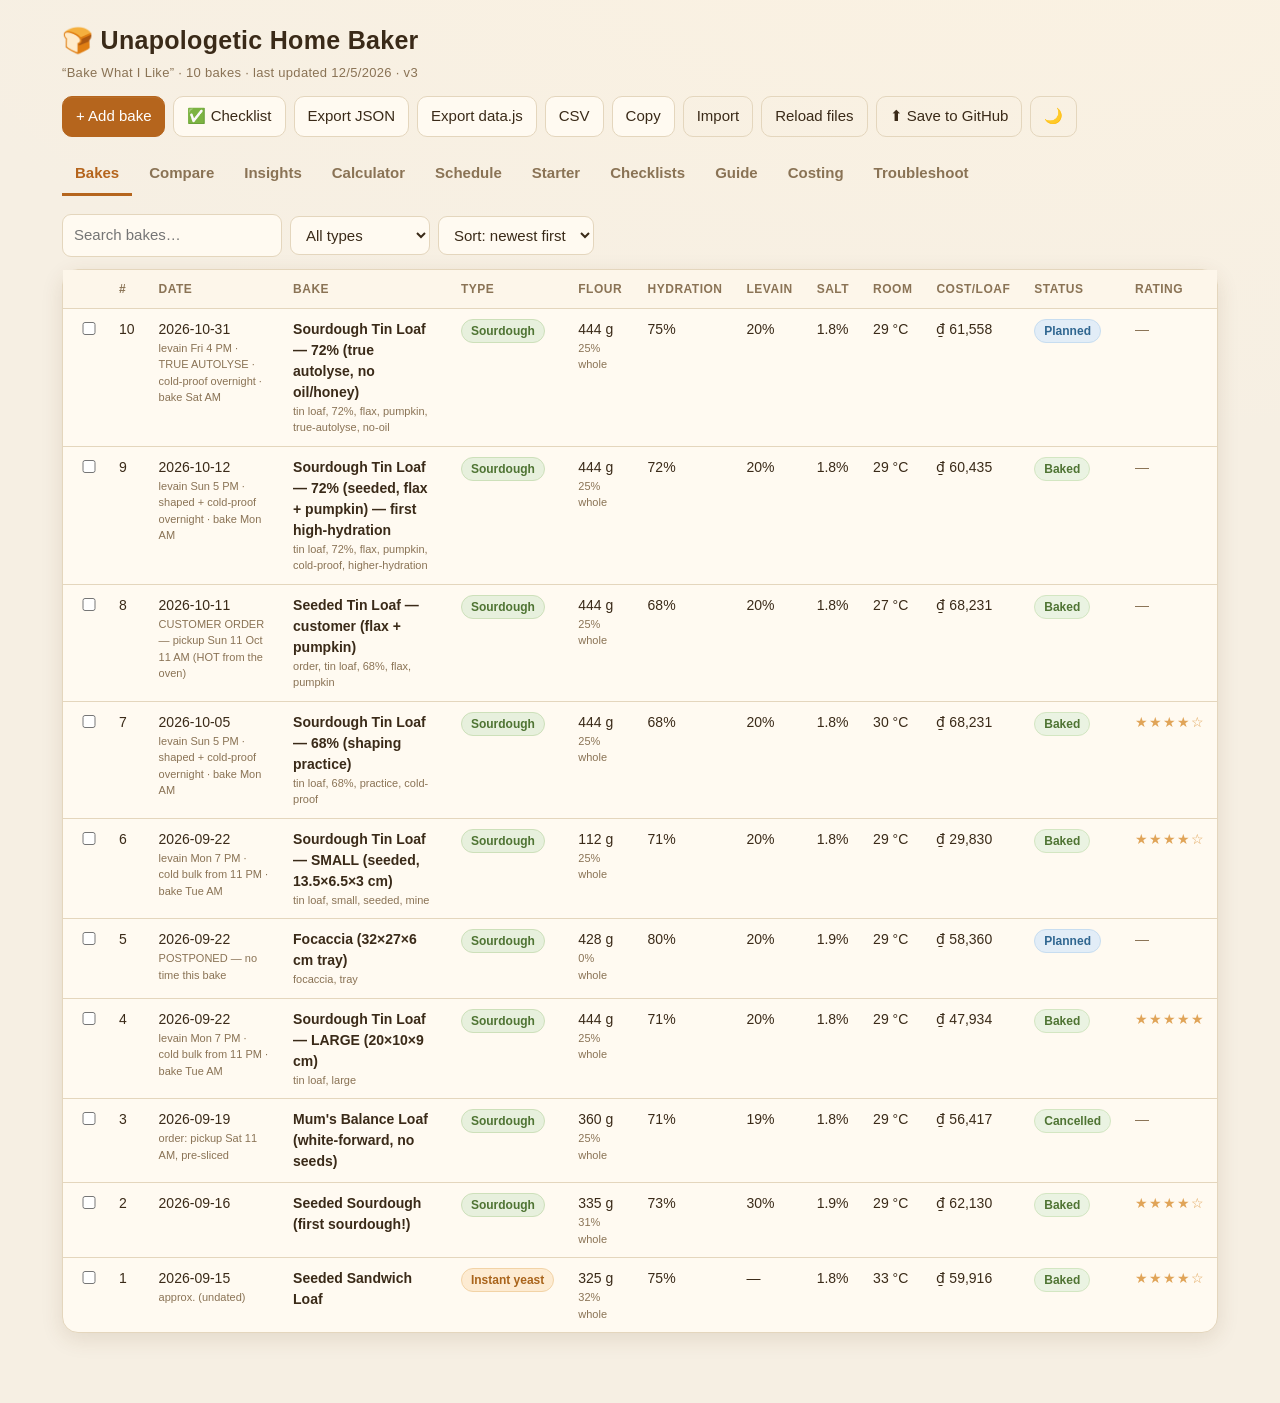
<file: index.html>
<!doctype html>
<html lang="en">
<head>
<meta charset="utf-8">
<meta name="viewport" content="width=device-width, initial-scale=1">
<meta name="theme-color" content="#b5651d">
<link rel="manifest" href="manifest.json">
<link rel="apple-touch-icon" href="icon.svg">
<link rel="stylesheet" href="styles.css">
<title>🍞 Unapologetic Home Baker — Bread Diary</title>
</head>
<body>
<header class="top">
  <div class="toprow">
    <div>
      <h1>🍞 Unapologetic Home Baker <small>“Bake What I Like” · <span id="count">0</span> bakes · last updated <span id="updated">—</span> · v3</small></h1>
    </div>
    <div class="toolbar">
      <button class="primary edit-only" onclick="openForm()">+ Add bake</button>
      <button onclick="location.href='checklist.html'">✅ Checklist</button>
      <button onclick="exportJSON()">Export JSON</button>
      <button onclick="exportDataJs()">Export data.js</button>
      <button onclick="exportCSV()">CSV</button>
      <button onclick="copyClipboard()">Copy</button>
      <button class="ghost edit-only" onclick="document.getElementById('importFile').click()">Import</button>
      <button class="ghost edit-only" onclick="reloadFromFile()">Reload files</button>
      <button class="ghost edit-only" onclick="saveToGitHub()">⬆ Save to GitHub</button>
      <button class="ghost" onclick="toggleDark()" id="darkBtn" title="Toggle dark mode">🌙</button>
      <input type="file" id="importFile" accept=".json,.js" style="display:none" onchange="importFile(event)">
    </div>
  </div>
</header>

<nav class="tabs noprint" id="tabs">
  <button data-tab="bakes" class="active" onclick="showTab('bakes')">Bakes</button>
  <button data-tab="compare" onclick="showTab('compare')">Compare</button>
  <button data-tab="insights" onclick="showTab('insights')">Insights</button>
  <button data-tab="calculator" onclick="showTab('calculator')">Calculator</button>
  <button data-tab="schedule" onclick="showTab('schedule')">Schedule</button>
  <button data-tab="starter" onclick="showTab('starter')">Starter</button>
  <button data-tab="checklists" onclick="showTab('checklists')">Checklists</button>
  <button data-tab="guide" onclick="showTab('guide')">Guide</button>
  <button data-tab="costing" onclick="showTab('costing')">Costing</button>
  <button data-tab="troubleshoot" onclick="showTab('troubleshoot')">Troubleshoot</button>
</nav>

<main>
  <!-- BAKES -->
  <section class="view active" id="view-bakes">
    <div class="toolbar2 noprint">
      <input id="search" placeholder="Search bakes…" oninput="renderTable()" style="min-width:220px">
      <select id="filterType" onchange="renderTable()">
        <option value="">All types</option><option>Instant yeast</option><option>Sourdough</option><option>Hybrid</option>
      </select>
      <select id="filterSort" onchange="renderTable()">
        <option value="num">Sort: newest first</option>
        <option value="rating">Sort: rating</option>
        <option value="hydration">Sort: hydration</option>
        <option value="cost">Sort: cost/loaf</option>
      </select>
    </div>
    <div class="card">
      <div class="wrap-scroll">
        <table>
          <thead>
            <tr>
              <th style="width:34px"></th><th>#</th><th>Date</th><th>Bake</th><th>Type</th>
              <th>Flour</th><th>Hydration</th><th>Levain</th><th>Salt</th><th>Room</th>
              <th>Cost/loaf</th><th>Status</th><th>Rating</th>
            </tr>
          </thead>
          <tbody id="tbody"></tbody>
        </table>
      </div>
      <div id="emptyState" class="empty" style="display:none">No bakes yet. Click <b>+ Add bake</b> to log your first loaf.</div>
    </div>
    <div id="compareBar" style="margin-top:16px;display:none" class="noprint">
      <button class="primary" onclick="openCompare()">Compare selected</button>
      <span class="muted" id="selCount" style="margin-left:10px"></span>
    </div>
  </section>

  <!-- COMPARE -->
  <section class="view" id="view-compare">
    <div class="section-title">Select bakes to compare</div>
    <div id="cmpPick" class="metric-chips"></div>
    <div id="cmpOut" class="card pad" style="margin-top:8px"></div>
  </section>

  <!-- INSIGHTS -->
  <section class="view" id="view-insights">
    <div class="grid cards4" id="insKpis" style="margin-bottom:14px"></div>
    <div class="grid cards2">
      <div class="card pad"><div class="section-title">Rating by bake</div><div id="chartRating"></div></div>
      <div class="card pad"><div class="section-title">Hydration vs rating</div><div id="chartScatter"></div></div>
    </div>
    <div class="grid cards2" style="margin-top:14px">
      <div class="card pad"><div class="section-title">Cost per loaf</div><div id="chartCost"></div></div>
      <div class="card pad"><div class="section-title">Scorecard averages</div><div id="chartScore"></div></div>
    </div>
  </section>

  <!-- CALCULATOR -->
  <section class="view" id="view-calculator">
    <div class="card pad">
      <div class="section-title">Baker's % calculator & recipe scaler</div>
      <p class="help">Enter a starting recipe in grams. See baker's percentages, then scale to a target total dough weight or number of loaves.</p>
      <div class="grid cards2">
        <div>
          <div class="row2">
            <div><label class="f">Scale to</label><select id="scaleMode" onchange="recalc()">
              <option value="dough">Target dough weight (g)</option>
              <option value="loaves">Number of loaves</option>
            </select></div>
            <div><label class="f" id="scaleValLbl">Target weight (g)</label><input id="scaleVal" type="number" value="900" oninput="recalc()"></div>
          </div>
          <div class="row2">
            <div><label class="f">Loaf weight (g)</label><input id="loafW" type="number" value="900" oninput="recalc()"></div>
            <div><label class="f">Numbers of loaves</label><input id="loafN" type="number" value="1" oninput="recalc()"></div>
          </div>
          <div class="section-title" style="margin-top:18px">Recipe (grams)</div>
          <div id="calcInputs" class="row3"></div>
        </div>
        <div>
          <div class="section-title" style="margin-top:0">Baker's percentages</div>
          <div class="card pad" id="calcPct"></div>
          <div class="section-title">Scaled recipe</div>
          <div class="card pad" id="calcScaled"></div>
          <p class="help" id="calcNote"></p>
        </div>
      </div>
    </div>
  </section>

  <!-- SCHEDULE -->
  <section class="view" id="view-schedule">
    <div class="card pad">
      <div class="section-title">Bake schedule generator</div>
      <p class="help">Set your start time and kitchen temperature. Durations adjust for warmth (warmer = faster). Tweak any step and the timeline re-flows.</p>
      <div class="row4" style="margin-bottom:12px">
        <div><label class="f">Start (mix levain)</label><input id="schedStart" type="time" value="12:00" oninput="recalcSchedule()"></div>
        <div><label class="f">Ambient temp (°C)</label><input id="schedTemp" type="number" value="29" oninput="applySchedDefaults();recalcSchedule()"></div>
        <div><label class="f">Cold retard (hrs)</label><input id="schedRetard" type="number" value="10" oninput="recalcSchedule()"></div>
        <div><label class="f">Bake @</label><input id="schedBakeTemp" type="number" value="210" oninput="recalcSchedule()"></div>
      </div>
      <div class="toolbar2"><button onclick="applySchedDefaults();recalcSchedule()">Reset to temp-based defaults</button></div>
      <div class="wrap-scroll"><table><thead><tr><th>Step</th><th>Duration</th><th>Clock</th></tr></thead><tbody id="schedBody"></tbody></table></div>
    </div>
  </section>

  <!-- STARTER -->
  <section class="view" id="view-starter">
    <div class="section-title">Starter feeding log</div>
    <div class="toolbar2"><button class="primary" onclick="openStarterForm()">+ Log feeding</button></div>
    <div class="card pad"><div id="starterList" class="starter-list"></div></div>
    <p class="help">Track ratio, temperature and rise to learn what makes your starter peak fastest.</p>
  </section>

  <!-- COSTING -->
  <section class="view" id="view-costing">
    <div class="section-title">Ingredient prices (per kg)</div>
    <div class="card pad">
      <div class="toolbar2">
        <div><label class="f">Currency</label><input id="setCurrency" style="width:90px" oninput="saveSettings()"></div>
        <div><label class="f">Decimals</label><input id="setDecimals" type="number" min="0" max="3" style="width:90px" oninput="saveSettings()"></div>
        <div><label class="f">Energy / bake</label><input id="setEnergy" type="number" step="0.01" style="width:110px" oninput="saveSettings()"></div>
        <div><label class="f">Packaging / loaf</label><input id="setPack" type="number" step="0.01" style="width:120px" oninput="saveSettings()"></div>
        <div><label class="f">Labour rate / hr</label><input id="setRate" type="number" step="0.01" style="width:120px" oninput="saveSettings()"></div>
        <div><label class="f">Labour hrs / bake</label><input id="setHours" type="number" step="0.1" style="width:120px" oninput="saveSettings()"></div>
      </div>
      <div class="prices"><table><thead><tr><th>Ingredient</th><th>Price / kg</th></tr></thead><tbody id="priceBody"></tbody></table></div>
      <p class="help">Prices are saved in your browser and can be exported with the diary.</p>
    </div>
    <div class="section-title">Cost per bake</div>
    <div class="card pad"><div class="toolbar2">
      <select id="costPick" onchange="renderCostDetail()" style="min-width:240px"></select>
      <label class="help" style="margin:0"><input type="checkbox" id="costIncludeLabor" style="width:auto" onchange="renderCostDetail()"> include labour</label>
    </div><div id="costDetail"></div></div>
  </section>

  <!-- CHECKLISTS -->
  <section class="view" id="view-checklists">
    <p class="help" style="margin-top:0">Reusable checklists — ticks save in this browser. Each bake also has its own auto-generated checklist (open a bake → <b>Checklist</b>).</p>
    <div id="checklistTemplates"></div>
  </section>

  <!-- GUIDE -->
  <section class="view" id="view-guide">
    <div class="card pad">
      <div class="section-title">Hydration % — the science</div>
      <p><b>Hydration % = water ÷ flour × 100</b> (flour is always 100%; this is a <i>baker's percentage</i>). It includes the water in your levain — e.g. 100 g of a 100%-hydration levain adds ~50 g water + 50 g flour to the totals.</p>
      <p>Water <b>(1)</b> hydrates the gluten proteins (glutenin + gliadin) → more water = stretchier but weaker gluten; <b>(2)</b> hydrates starch → sets the crumb at bake; <b>(3)</b> feeds fermentation and creates <b>steam</b> in the oven → oven spring + crisper crust. More water also makes the dough more fluid, so gas pockets <b>merge into bigger holes</b> → an open, lacy crumb.</p>
      <p class="help">Higher hydration is <b>not</b> "better" — it's a trade-off. Lower = easier, tighter crumb. Higher = airier, harder.</p>
    </div>

    <div class="card pad" style="margin-top:14px">
      <div class="section-title">The trade-off</div>
      <div class="wrap-scroll"><table>
        <thead><tr><th></th><th>Low (~60–68%)</th><th>High (~75–85%+)</th></tr></thead>
        <tbody>
          <tr><td><b>Crumb</b></td><td>Tight, even, soft</td><td>Open, airy, big holes</td></tr>
          <tr><td><b>Handling</b></td><td>Easy, clean, holds shape</td><td>Wet, sticky, slack</td></tr>
          <tr><td><b>Gluten</b></td><td>Firm, strong</td><td>Extensible but weak</td></tr>
          <tr><td><b>Rise</b></td><td>Reliable</td><td>Needs strength or spreads flat</td></tr>
          <tr><td><b>Crust</b></td><td>Thicker, softer</td><td>Thinner, crisper</td></tr>
          <tr><td><b>Risk</b></td><td>Dense / dry</td><td>Flat / gummy / hard to shape</td></tr>
          <tr><td><b>Skill</b></td><td>Beginner ✅</td><td>Advanced</td></tr>
          <tr><td><b>Examples</b></td><td>Bagels, sandwich, pan loaves, pizza</td><td>Ciabatta, focaccia, open sourdough, baguette</td></tr>
        </tbody>
      </table></div>
    </div>

    <div class="card pad" style="margin-top:14px">
      <div class="section-title">What changes the "real" feel</div>
      <ul>
        <li><b>Whole grain</b> absorbs far more water → a 70% wholemeal dough handles like ~65% white. <i>(This is why your 71% + 25% wholemeal felt so wet.)</i></li>
        <li><b>Fat (oil/butter) &amp; honey</b> lubricate → softer/wetter at the same %.</li>
        <li><b>Seeds / chia</b> soak up water → can dry the dough out (pre-soak seeds). <b>Seed-soak water comes OUT of the recipe water</b> — e.g. 258 g total = ~50 g soak + ~208 g dough. Never add soak water on top of the full recipe water.</li>
        <li><b>Temperature</b> — warm dough feels stickier/wetter.</li>
      </ul>
      <p class="help">For easier handling: drop to ~68% (≈ −10 to −15 g water), master that, <i>then</i> climb. Higher hydration is a reward for good technique.</p>
    </div>

    <div class="card pad" style="margin-top:14px">
      <div class="section-title">Reheating — best results</div>
      <p class="help">Bread is best fresh, but day-old (or frozen) bread revives beautifully. Air fryers blow hot air hard → <b>lower temp, flip once, watch it</b>.</p>
      <div class="wrap-scroll"><table>
        <thead><tr><th>Method</th><th>Temp</th><th>Time</th><th>Notes</th></tr></thead>
        <tbody>
          <tr><td><b>Air fryer</b> (slice)</td><td>170–180 °C</td><td>3–4 min (flip halfway)</td><td>Preheat 2 min; frozen: 170 °C 6–8 min. Pin light slices down; don't stack.</td></tr>
          <tr><td><b>Oven</b> (whole loaf)</td><td>180 °C</td><td>10–15 min</td><td>Splash of water in the oven (or mist the crust) → softer crust.</td></tr>
          <tr><td><b>Oven</b> (slice)</td><td>190–200 °C</td><td>5–8 min</td><td>Directly on the rack → crisp; flip if browning unevenly.</td></tr>
          <tr><td><b>Toaster</b></td><td>—</td><td>1 cycle</td><td>Best for frozen slices — straight from the freezer.</td></tr>
          <tr><td><b>Pan / skillet</b></td><td>medium</td><td>1–2 min/side</td><td>Dry pan, press with a spatula; great for a buttered slice.</td></tr>
          <tr><td><b>Microwave</b></td><td>—</td><td>10–20 s</td><td>Only to <i>soften</i> a stale slice (then toast). Too long = rubbery.</td></tr>
        </tbody>
      </table></div>
      <p class="help"><b>Tips:</b> Butter/cheese go on in the <b>last 1 min</b> so they melt, not burn. For a moister revamp, mist with water or wrap loosely in foil. Frozen? Bake/fry straight from frozen — no need to thaw.</p>
    </div>

    <div class="card pad" style="margin-top:14px">
      <div class="section-title">Shape at night vs. morning — the science</div>
      <p class="help"><b>A) Shape in the morning (cold BULK):</b> the overnight ferment is in the bowl; you shape next day, then do a short final proof. &nbsp; <b>B) Shape at night (cold PROOF in the tin):</b> the final proof happens in the tin, cold — then bake straight from the fridge.</p>
      <div class="wrap-scroll"><table>
        <thead><tr><th></th><th>A · shape AM (cold bulk)</th><th>B · shape PM (cold proof)</th></tr></thead>
        <tbody>
          <tr><td><b>Gluten at shaping</b></td><td>Slack, very extensible</td><td>Elastic, holds tension</td></tr>
          <tr><td><b>Shape quality</b></td><td>Harder (sags)</td><td>Better (sets)</td></tr>
          <tr><td><b>Gas after shaping</b></td><td>Rebuilt (some lost)</td><td>Grows in the shaped form</td></tr>
          <tr><td><b>Crumb</b></td><td>Finer, tighter</td><td>More open, even</td></tr>
          <tr><td><b>Proof</b></td><td>Usually warm → fast, risky</td><td>Cold → gentle, forgiving</td></tr>
          <tr><td><b>Scoring</b></td><td>Softer</td><td>Cleaner (cold)</td></tr>
          <tr><td><b>Bake</b></td><td>Warm dough, faster spring</td><td>Cold dough, longer bake</td></tr>
          <tr><td><b>Risks</b></td><td>Warm final proof over-proofs fast</td><td>Must judge proof before chilling</td></tr>
        </tbody>
      </table></div>
      <p class="help"><b>Why B wins for shaping:</b> the gluten is still strong (not cold-relaxed) when you shape, and the rise happens <i>in the final form</i> with no de-gassing after shaping → better shape, more open crumb, cleaner score, and a hands-off morning.</p>
    </div>

    <div class="section-title" style="margin-top:20px">Your bakes — hydration</div>
    <div class="card pad"><div id="guideChart"></div></div>
    <div class="card pad" style="margin-top:14px"><div id="guideTable"></div></div>
  </section>

  <!-- TROUBLESHOOT -->
  <section class="view" id="view-troubleshoot">
    <div class="toolbar2"><input id="tsSearch" placeholder="Search problems (e.g. dense, sour, pale)…" oninput="renderTroubleshoot()" style="min-width:260px"></div>
    <div class="grid cards2" id="tsList"></div>
  </section>
</main>

<!-- DETAIL MODAL -->
<div class="overlay" id="detailOverlay" onclick="if(event.target===this)closeDetail()">
  <div class="modal wide">
    <header>
      <div><div id="dTitle" style="font-size:20px;font-weight:700"></div><div id="dSub" class="muted" style="font-size:13px"></div></div>
      <div style="display:flex;gap:8px"><button onclick="openChecklist(currentId)">Checklist</button><button onclick="printRecipe()">Print</button><button class="edit-only" onclick="editCurrent()">Edit</button><button class="ghost" onclick="closeDetail()">✕</button></div>
    </header>
    <div class="body" id="dBody"></div>
    <div class="foot noprint"><button class="danger edit-only" onclick="deleteCurrent()">Delete</button><button class="primary" onclick="closeDetail()">Close</button></div>
  </div>
</div>

<!-- FORM MODAL -->
<div class="overlay" id="formOverlay" onclick="if(event.target===this)closeForm()">
  <div class="modal wide">
    <header><div><div id="fTitle" style="font-size:20px;font-weight:700">Add bake</div><div class="muted" style="font-size:13px">Blank fields = 0 / none.</div></div><button class="ghost" onclick="closeForm()">✕</button></header>
    <div class="body" id="fBody"></div>
    <div class="foot"><button class="ghost" onclick="closeForm()">Cancel</button><button class="primary" onclick="saveForm()">Save bake</button></div>
  </div>
</div>

<!-- COMPARE MODAL -->
<div class="overlay" id="compareOverlay" onclick="if(event.target===this)closeCompare()">
  <div class="modal wide">
    <header><div><div style="font-size:20px;font-weight:700">Compare bakes</div><div class="muted" style="font-size:13px">Side-by-side of the selected loaves.</div></div><button class="ghost" onclick="closeCompare()">✕</button></header>
    <div class="body" id="cmpBody"></div>
  </div>
</div>

<!-- STARTER FORM MODAL -->
<div class="overlay" id="starterOverlay" onclick="if(event.target===this)closeStarterForm()">
  <div class="modal">
    <header><div><div id="sfTitle" style="font-size:20px;font-weight:700">Log feeding</div></div><button class="ghost" onclick="closeStarterForm()">✕</button></header>
    <div class="body" id="sfBody"></div>
    <div class="foot"><button class="ghost" onclick="closeStarterForm()">Cancel</button><button class="primary" onclick="saveStarter()">Save</button></div>
  </div>
</div>

<!-- CHECKLIST MODAL -->
<div class="overlay" id="checklistOverlay" onclick="if(event.target===this)closeChecklist()">
  <div class="modal">
    <header>
      <div><div id="clTitle" style="font-size:20px;font-weight:700">Checklist</div><div id="clSub" class="muted" style="font-size:13px"></div></div>
      <div style="display:flex;gap:8px" class="noprint"><button onclick="printChecklist()">Print</button><button class="ghost" onclick="closeChecklist()">✕</button></div>
    </header>
    <div class="body" id="clBody"></div>
    <div class="foot"><button onclick="resetBakeChecklist()">Reset ticks</button><button class="primary" onclick="closeChecklist()">Close</button></div>
  </div>
</div>

<!-- PRINT MODAL --><div class="overlay" id="printOverlay">
  <div class="modal">
    <div class="foot noprint"><button class="ghost" onclick="closePrint()">Close</button><button class="primary" onclick="window.print()">Print / Save PDF</button></div>
    <div class="body"><div class="recipe-card" id="printBody"></div></div>
  </div>
</div>

<div class="toast" id="toast"></div>

<script src="data.js"></script>
<script src="config.js"></script>
<script src="app.js"></script>
</body>
</html>
</file>
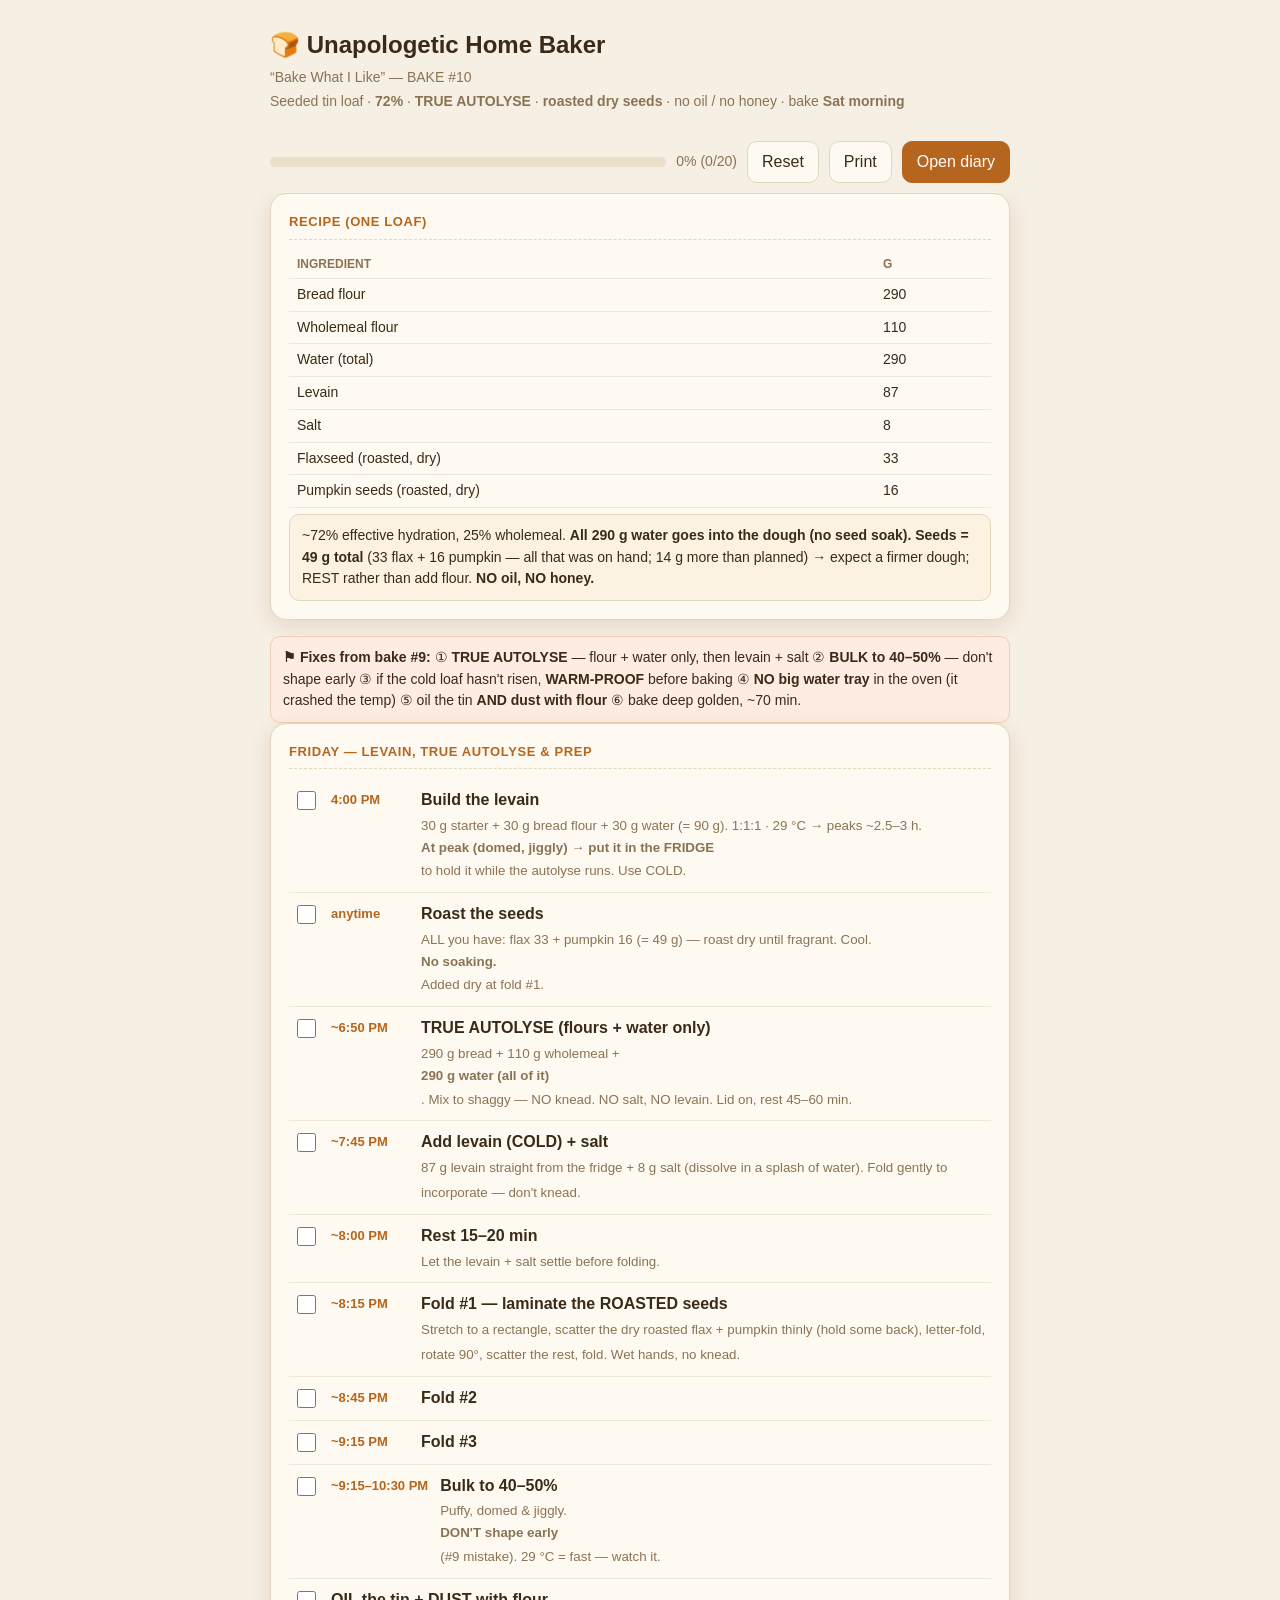
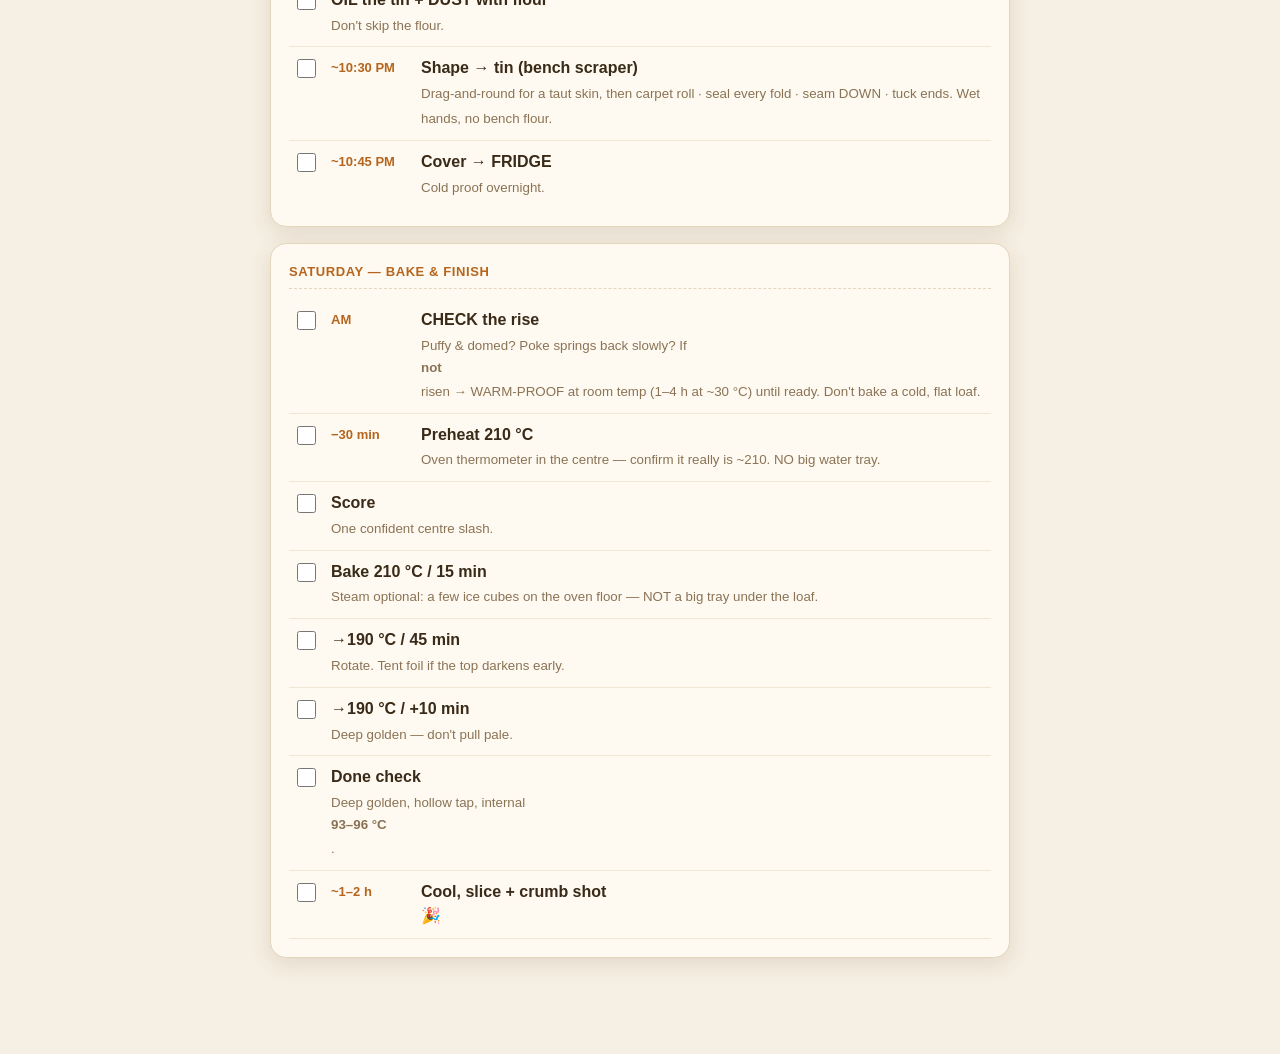
<file: checklist.html>
<!doctype html>
<html lang="en">
<head>
<meta charset="utf-8">
<meta name="viewport" content="width=device-width, initial-scale=1">
<meta name="theme-color" content="#b5651d">
<title>🍞 Unapologetic Home Baker — Bake #10 Checklist</title>
<style>
  :root{--bg:#f6efe3;--panel:#fffaf1;--ink:#3a2a18;--muted:#8a7355;--line:#e4d6bd;--accent:#b5651d;--good:#5a7d3c;--bad:#b03a2e;--chip:#fbf2e2}
  *{box-sizing:border-box}
  body{margin:0;font:16px/1.55 -apple-system,BlinkMacSystemFont,"Segoe UI",Roboto,Helvetica,Arial,sans-serif;background:var(--bg);color:var(--ink)}
  .wrap{max-width:780px;margin:0 auto;padding:26px 20px 80px}
  h1{font-size:24px;margin:0 0 4px}
  .sub{color:var(--muted);font-size:14px;margin-bottom:18px}
  .card{background:var(--panel);border:1px solid var(--line);border-radius:16px;box-shadow:0 6px 22px rgba(90,60,20,.12);padding:18px;margin-bottom:16px}
  h2{font-size:13px;text-transform:uppercase;letter-spacing:.6px;color:var(--accent);margin:0 0 10px;border-bottom:1px dashed var(--line);padding-bottom:6px}
  .task{display:flex;gap:12px;align-items:flex-start;padding:9px 4px;border-bottom:1px solid #f0e6d4;cursor:pointer}
  .task:last-child{border-bottom:none}
  .task input{margin-top:3px;width:19px;height:19px;accent-color:var(--accent);flex:none;cursor:pointer}
  .task.done .lbl{text-decoration:line-through;color:var(--muted)}
  .lbl{flex:1}
  .lbl b{display:block}
  .lbl small{color:var(--muted)}
  .time{font-variant-numeric:tabular-nums;font-weight:600;color:var(--accent);min-width:78px;flex:none;font-size:13px;padding-top:2px}
  .bar{position:sticky;top:0;background:var(--bg);padding:10px 0;display:flex;gap:10px;align-items:center;z-index:5;flex-wrap:wrap}
  button{font:inherit;cursor:pointer;border:1px solid var(--line);background:var(--panel);color:var(--ink);padding:8px 14px;border-radius:10px}
  button:hover{border-color:var(--accent)}
  button.primary{background:var(--accent);color:#fff;border-color:var(--accent)}
  .progress{flex:1;height:10px;background:#eadfca;border-radius:6px;overflow:hidden;min-width:120px}
  .progress > i{display:block;height:100%;background:var(--good);width:0;transition:.25s}
  .note{background:var(--chip);border:1px solid var(--line);border-radius:10px;padding:10px 12px;font-size:14px;margin-top:6px}
  .fix{background:#fdece2;border:1px solid #f0cdb6;border-radius:10px;padding:10px 12px;font-size:14px;margin-top:6px}
  a{color:var(--accent)}
  table{width:100%;border-collapse:collapse;font-size:14px}
  td,th{padding:5px 8px;text-align:left;border-bottom:1px solid #f0e6d4}
  th{color:var(--muted);font-size:12px;text-transform:uppercase}
  .done-msg{display:none;text-align:center;color:var(--good);font-weight:600;padding:10px}
  @media print{.bar{display:none}.task input{display:none}.task::before{content:"☐  ";font-size:18px}}
</style>
</head>
<body>
<div class="wrap">
  <h1>🍞 Unapologetic Home Baker</h1>
  <div class="sub" style="margin-bottom:2px">“Bake What I Like” — BAKE #10</div>
  <div class="sub">Seeded tin loaf · <b>72%</b> · <b>TRUE AUTOLYSE</b> · <b>roasted dry seeds</b> · no oil / no honey · bake <b>Sat morning</b></div>

  <div class="bar">
    <div class="progress"><i id="prog"></i></div>
    <span id="pct" class="sub" style="margin:0">0%</span>
    <button id="reset">Reset</button>
    <button onclick="window.print()">Print</button>
    <a href="index.html"><button class="primary">Open diary</button></a>
  </div>

  <div class="card">
    <h2>Recipe (one loaf)</h2>
    <table>
      <tr><th>Ingredient</th><th>g</th></tr>
      <tr><td>Bread flour</td><td>290</td></tr>
      <tr><td>Wholemeal flour</td><td>110</td></tr>
      <tr><td>Water (total)</td><td>290</td></tr>
      <tr><td>Levain</td><td>87</td></tr>
      <tr><td>Salt</td><td>8</td></tr>
      <tr><td>Flaxseed (roasted, dry)</td><td>33</td></tr>
      <tr><td>Pumpkin seeds (roasted, dry)</td><td>16</td></tr>
    </table>
    <div class="note">~72% effective hydration, 25% wholemeal. <b>All 290 g water goes into the dough (no seed soak).</b> <b>Seeds = 49 g total</b> (33 flax + 16 pumpkin — all that was on hand; 14 g more than planned) → expect a firmer dough; REST rather than add flour. <b>NO oil, NO honey.</b></div>
  </div>

  <div class="fix">
    <b>⚑ Fixes from bake #9:</b> ① <b>TRUE AUTOLYSE</b> — flour + water only, then levain + salt ② <b>BULK to 40–50%</b> — don't shape early ③ if the cold loaf hasn't risen, <b>WARM-PROOF</b> before baking ④ <b>NO big water tray</b> in the oven (it crashed the temp) ⑤ oil the tin <b>AND dust with flour</b> ⑥ bake deep golden, ~70 min.
  </div>

  <div class="card">
    <h2>Friday — levain, true autolyse &amp; prep</h2>
    <div class="task"><input type="checkbox" data-id="p1"><span class="time">4:00 PM</span><span class="lbl"><b>Build the levain</b><small>30 g starter + 30 g bread flour + 30 g water (= 90 g). 1:1:1 · 29 °C → peaks ~2.5–3 h. <b>At peak (domed, jiggly) → put it in the FRIDGE</b> to hold it while the autolyse runs. Use COLD.</small></span></div>
    <div class="task"><input type="checkbox" data-id="p2"><span class="time">anytime</span><span class="lbl"><b>Roast the seeds</b><small>ALL you have: flax 33 + pumpkin 16 (= 49 g) — roast dry until fragrant. Cool. <b>No soaking.</b> Added dry at fold #1.</small></span></div>
    <div class="task"><input type="checkbox" data-id="p3"><span class="time">~6:50 PM</span><span class="lbl"><b>TRUE AUTOLYSE (flours + water only)</b><small>290 g bread + 110 g wholemeal + <b>290 g water (all of it)</b>. Mix to shaggy — NO knead. NO salt, NO levain. Lid on, rest 45–60 min.</small></span></div>
    <div class="task"><input type="checkbox" data-id="p4"><span class="time">~7:45 PM</span><span class="lbl"><b>Add levain (COLD) + salt</b><small>87 g levain straight from the fridge + 8 g salt (dissolve in a splash of water). Fold gently to incorporate — don't knead.</small></span></div>
    <div class="task"><input type="checkbox" data-id="p5"><span class="time">~8:00 PM</span><span class="lbl"><b>Rest 15–20 min</b><small>Let the levain + salt settle before folding.</small></span></div>
    <div class="task"><input type="checkbox" data-id="p6"><span class="time">~8:15 PM</span><span class="lbl"><b>Fold #1 — laminate the ROASTED seeds</b><small>Stretch to a rectangle, scatter the dry roasted flax + pumpkin thinly (hold some back), letter-fold, rotate 90°, scatter the rest, fold. Wet hands, no knead.</small></span></div>
    <div class="task"><input type="checkbox" data-id="p7"><span class="time">~8:45 PM</span><span class="lbl"><b>Fold #2</b></span></div>
    <div class="task"><input type="checkbox" data-id="p8"><span class="time">~9:15 PM</span><span class="lbl"><b>Fold #3</b></span></div>
    <div class="task"><input type="checkbox" data-id="p9"><span class="time">~9:15–10:30 PM</span><span class="lbl"><b>Bulk to 40–50%</b><small>Puffy, domed &amp; jiggly. <b>DON'T shape early</b> (#9 mistake). 29 °C = fast — watch it.</small></span></div>
    <div class="task"><input type="checkbox" data-id="p10"><span class="lbl"><b>OIL the tin + DUST with flour</b><small>Don't skip the flour.</small></span></div>
    <div class="task"><input type="checkbox" data-id="p11"><span class="time">~10:30 PM</span><span class="lbl"><b>Shape → tin (bench scraper)</b><small>Drag-and-round for a taut skin, then carpet roll · seal every fold · seam DOWN · tuck ends. Wet hands, no bench flour.</small></span></div>
    <div class="task"><input type="checkbox" data-id="p12"><span class="time">~10:45 PM</span><span class="lbl"><b>Cover → FRIDGE</b><small>Cold proof overnight.</small></span></div>
  </div>

  <div class="card">
    <h2>Saturday — bake &amp; finish</h2>
    <div class="task"><input type="checkbox" data-id="s1"><span class="time">AM</span><span class="lbl"><b>CHECK the rise</b><small>Puffy &amp; domed? Poke springs back slowly? If <b>not</b> risen → WARM-PROOF at room temp (1–4 h at ~30 °C) until ready. Don't bake a cold, flat loaf.</small></span></div>
    <div class="task"><input type="checkbox" data-id="s2"><span class="time">−30 min</span><span class="lbl"><b>Preheat 210 °C</b><small>Oven thermometer in the centre — confirm it really is ~210. NO big water tray.</small></span></div>
    <div class="task"><input type="checkbox" data-id="s3"><span class="lbl"><b>Score</b><small>One confident centre slash.</small></span></div>
    <div class="task"><input type="checkbox" data-id="s4"><span class="lbl"><b>Bake 210 °C / 15 min</b><small>Steam optional: a few ice cubes on the oven floor — NOT a big tray under the loaf.</small></span></div>
    <div class="task"><input type="checkbox" data-id="s5"><span class="lbl"><b>→190 °C / 45 min</b><small>Rotate. Tent foil if the top darkens early.</small></span></div>
    <div class="task"><input type="checkbox" data-id="s6"><span class="lbl"><b>→190 °C / +10 min</b><small>Deep golden — don't pull pale.</small></span></div>
    <div class="task"><input type="checkbox" data-id="s7"><span class="lbl"><b>Done check</b><small>Deep golden, hollow tap, internal <b>93–96 °C</b>.</small></span></div>
    <div class="task"><input type="checkbox" data-id="s8"><span class="time">~1–2 h</span><span class="lbl"><b>Cool, slice + crumb shot</b> 🎉</span></div>
    <div class="done-msg" id="done">Bake #10 done — good luck! 🍞</div>
  </div>
</div>

<script>
  const KEY = "breadDiary.checklist.b10";
  const boxes = [...document.querySelectorAll('.task input')];
  function load(){ let s={}; try{ s=JSON.parse(localStorage.getItem(KEY)||"{}"); }catch(e){}
    boxes.forEach(b=>{ b.checked=!!s[b.dataset.id]; mark(b); }); update(); }
  function save(){ const s={}; boxes.forEach(b=>s[b.dataset.id]=b.checked); try{ localStorage.setItem(KEY,JSON.stringify(s)); }catch(e){} }
  function mark(b){ b.closest('.task').classList.toggle('done', b.checked); }
  function update(){ const n=boxes.filter(b=>b.checked).length; const p=Math.round(n/boxes.length*100);
    document.getElementById('prog').style.width=p+'%'; document.getElementById('pct').textContent=p+'% ('+n+'/'+boxes.length+')';
    document.getElementById('done').style.display = (n===boxes.length)?'block':'none'; }
  boxes.forEach(b=>b.addEventListener('change',()=>{ mark(b); save(); update(); }));
  document.querySelectorAll('.task').forEach(t=>t.addEventListener('click',e=>{ if(e.target.tagName!=='INPUT'){ const i=t.querySelector('input'); i.checked=!i.checked; i.dispatchEvent(new Event('change')); }}));
  document.getElementById('reset').onclick=()=>{ if(confirm('Clear all ticks?')){ boxes.forEach(b=>b.checked=false); boxes.forEach(mark); save(); update(); } };
  load();
</script>
</body>
</html>
</file>
<file: styles.css>
:root{
  --bg:#f6efe3; --panel:#fffaf1; --panel2:#fdf6ea; --ink:#3a2a18; --muted:#8a7355;
  --line:#e4d6bd; --accent:#b5651d; --accent2:#e0a458; --good:#5a7d3c;
  --bad:#b03a2e; --shadow:0 6px 22px rgba(90,60,20,.12); --chip:#fbf2e2;
}
body.dark{
  --bg:#1b1712; --panel:#241f18; --panel2:#2c261c; --ink:#f0e6d6; --muted:#b3a48c;
  --line:#3d3527; --accent:#e0a458; --accent2:#c98a3d; --chip:#2f2820; --shadow:0 6px 22px rgba(0,0,0,.4);
}
*{box-sizing:border-box}
body{margin:0;font:15px/1.5 -apple-system,BlinkMacSystemFont,"Segoe UI",Roboto,Helvetica,Arial,sans-serif;
  background:radial-gradient(1200px 600px at 80% -10%,var(--chip),transparent),var(--bg);color:var(--ink);}
a{color:var(--accent)}
header.top{padding:22px 22px 0;max-width:1200px;margin:0 auto}
.toprow{display:flex;flex-wrap:wrap;gap:14px;align-items:flex-end;justify-content:space-between}
h1{margin:0;font-size:25px;letter-spacing:.3px}
h1 small{display:block;font-size:13px;font-weight:500;color:var(--muted);margin-top:3px}
.toolbar{display:flex;gap:8px;flex-wrap:wrap}
button{font:inherit;cursor:pointer;border:1px solid var(--line);background:var(--panel);color:var(--ink);
  padding:8px 13px;border-radius:10px;transition:.15s;box-shadow:0 1px 0 rgba(255,255,255,.06) inset}
button:hover{border-color:var(--accent);transform:translateY(-1px)}
button.primary{background:var(--accent);color:#fff;border-color:var(--accent)}
button.primary:hover{filter:brightness(.93)}
button.ghost{background:transparent}
button.danger{color:var(--bad);border-color:#e7c4bf}
button.tiny{padding:3px 8px;font-size:12px;border-radius:8px}
nav.tabs{display:flex;gap:4px;flex-wrap:wrap;max-width:1200px;margin:16px auto 0;padding:0 22px}
nav.tabs button{background:transparent;border:none;border-bottom:3px solid transparent;border-radius:0;padding:9px 13px;
  color:var(--muted);font-weight:600;box-shadow:none}
nav.tabs button:hover{transform:none;color:var(--ink)}
nav.tabs button.active{color:var(--accent);border-bottom-color:var(--accent)}
main{max-width:1200px;margin:0 auto;padding:18px 22px 70px}
.view{display:none}
.view.active{display:block}
.card{background:var(--panel);border:1px solid var(--line);border-radius:16px;box-shadow:var(--shadow);padding:0}
.card.pad{padding:18px}
table{width:100%;border-collapse:collapse;font-size:14px}
th,td{padding:10px 12px;text-align:left;border-bottom:1px solid var(--line);vertical-align:top}
th{font-size:12px;text-transform:uppercase;letter-spacing:.5px;color:var(--muted);font-weight:600;background:var(--panel2)}
tbody tr{cursor:pointer}
tbody tr:hover{background:var(--chip)}
tbody tr:last-child td{border-bottom:none}
.pill{display:inline-block;padding:2px 9px;border-radius:999px;font-size:12px;font-weight:600;border:1px solid transparent;white-space:nowrap}
.pill.yeast{background:#fdebd2;color:#a9641b;border-color:#f2d3a6}
.pill.sour{background:#e7f0dd;color:#4f7433;border-color:#cde0ba}
.pill.hybrid{background:#eee6f8;color:#6a4aa8;border-color:#dccdf2}
.pill.progress{background:#e2edf7;color:#2f6690;border-color:#c7ddf0}
.pill.baked{background:#eaf3e2;color:#4f7433;border-color:#d3e6c2}
.pill.tag{background:var(--chip);color:var(--muted);border-color:var(--line)}
body.dark .pill.yeast{color:#e6b877}
body.dark .pill.sour{color:#a9cf86}
body.dark .pill.baked{color:#a9cf86}
body.dark .pill.progress{color:#8fc0e6}
.stars{color:var(--accent2);letter-spacing:1px;white-space:nowrap}
.muted{color:var(--muted)}
.num{font-variant-numeric:tabular-nums}
.wrap-scroll{overflow-x:auto}
.section-title{font-size:13px;text-transform:uppercase;letter-spacing:.6px;color:var(--accent);margin:22px 0 8px;border-bottom:1px dashed var(--line);padding-bottom:5px}
.section-title:first-child{margin-top:0}
.grid{display:grid;gap:14px}
.cards2{grid-template-columns:1fr 1fr}
.cards3{grid-template-columns:repeat(3,1fr)}
.cards4{grid-template-columns:repeat(4,1fr)}
@media(max-width:820px){.cards2,.cards3,.cards4{grid-template-columns:1fr}}
.kpi{background:var(--panel);border:1px solid var(--line);border-radius:14px;padding:14px 16px;box-shadow:var(--shadow)}
.kpi b{display:block;font-size:23px;line-height:1.2}
.kpi span{font-size:11.5px;color:var(--muted);text-transform:uppercase;letter-spacing:.5px}
.kv{margin:0}
.kv dt{font-size:12px;text-transform:uppercase;letter-spacing:.4px;color:var(--muted);margin-top:10px}
.kv dd{margin:1px 0 0}
.metric-chips{display:flex;flex-wrap:wrap;gap:8px;margin:4px 0}
.chip{background:var(--chip);border:1px solid var(--line);border-radius:10px;padding:8px 11px;font-size:13px;min-width:96px}
.chip b{display:block;font-size:16px}
.chip span{font-size:11px;color:var(--muted);text-transform:uppercase;letter-spacing:.4px}
.photos{display:grid;grid-template-columns:repeat(auto-fill,minmax(150px,1fr));gap:10px;margin-top:8px}
.photos img{width:100%;height:140px;object-fit:cover;border-radius:10px;border:1px solid var(--line);cursor:zoom-in}
.empty{text-align:center;padding:46px 20px;color:var(--muted)}
/* modal */
.overlay{position:fixed;inset:0;background:rgba(30,20,8,.55);backdrop-filter:blur(2px);display:none;z-index:50;padding:20px;overflow-y:auto}
.overlay.open{display:block}
.modal{max-width:920px;margin:20px auto;background:var(--panel);border-radius:18px;box-shadow:var(--shadow);border:1px solid var(--line);overflow:hidden}
.modal.wide{max-width:1080px}
.modal header{padding:18px 22px;border-bottom:1px solid var(--line);display:flex;justify-content:space-between;align-items:flex-start;gap:10px}
.modal .body{padding:22px}
.modal .foot{padding:16px 22px;border-top:1px solid var(--line);display:flex;justify-content:flex-end;gap:10px;flex-wrap:wrap}
.grid2{display:grid;grid-template-columns:1fr 1fr;gap:24px}
@media(max-width:720px){.grid2{grid-template-columns:1fr}}
/* form */
label.f{display:block;font-size:12px;text-transform:uppercase;letter-spacing:.4px;color:var(--muted);margin:12px 0 3px}
input,select,textarea{width:100%;font:inherit;padding:9px 11px;border:1px solid var(--line);border-radius:9px;background:var(--panel);color:var(--ink)}
input:focus,select:focus,textarea:focus{outline:2px solid var(--accent2);border-color:var(--accent2)}
textarea{resize:vertical;min-height:62px}
.row3{display:grid;grid-template-columns:repeat(3,1fr);gap:12px}
.row4{display:grid;grid-template-columns:repeat(4,1fr);gap:12px}
.row2{display:grid;grid-template-columns:1fr 1fr;gap:12px}
@media(max-width:680px){.row3,.row4,.row2{grid-template-columns:1fr 1fr}}
@media(max-width:480px){.row3,.row4,.row2{grid-template-columns:1fr}}
.toast{position:fixed;bottom:20px;left:50%;transform:translateX(-50%) translateY(20px);background:#3a2a18;color:#fff;
  padding:11px 18px;border-radius:12px;opacity:0;pointer-events:none;transition:.25s;z-index:99;font-size:14px;max-width:90vw}
.toast.show{opacity:1;transform:translateX(-50%) translateY(0)}
body.dark .toast{background:#000;border:1px solid var(--line)}
.cmp-table th:first-child,.cmp-table td:first-child{position:sticky;left:0;background:var(--panel2)}
.help{font-size:12.5px;color:var(--muted);margin:5px 0 0}
.tag{font-size:11px;color:var(--muted)}
.bar{height:9px;border-radius:6px;background:var(--accent2);display:inline-block;vertical-align:middle}
.chart{width:100%}
.chart text{fill:var(--muted);font-size:11px}
.chart .axis{stroke:var(--line)}
.badge{display:inline-block;background:var(--chip);border:1px solid var(--line);border-radius:8px;padding:1px 7px;font-size:11.5px;color:var(--muted)}
.toolbar2{display:flex;gap:8px;flex-wrap:wrap;align-items:center;margin-bottom:12px}
.toolbar2 input,.toolbar2 select{width:auto;min-width:140px}
.starter-list .item{border:1px solid var(--line);border-radius:12px;padding:12px 14px;margin-bottom:10px;background:var(--panel)}
.prices input{width:110px}
.recipe-card{background:#fff;color:#1a1a1a;padding:34px;border-radius:14px}
.recipe-card h2{margin:.2em 0}
body.readonly .edit-only{display:none!important}
@media print{
  body{background:#fff}
  .noprint,nav.tabs,header.top,.toolbar,.toolbar2{display:none!important}
  .overlay{position:static;background:none;padding:0;display:none}
  .overlay.open{display:block}
  .modal{box-shadow:none;border:none;margin:0;max-width:none}
  .modal .foot{display:none}
}
</file>
